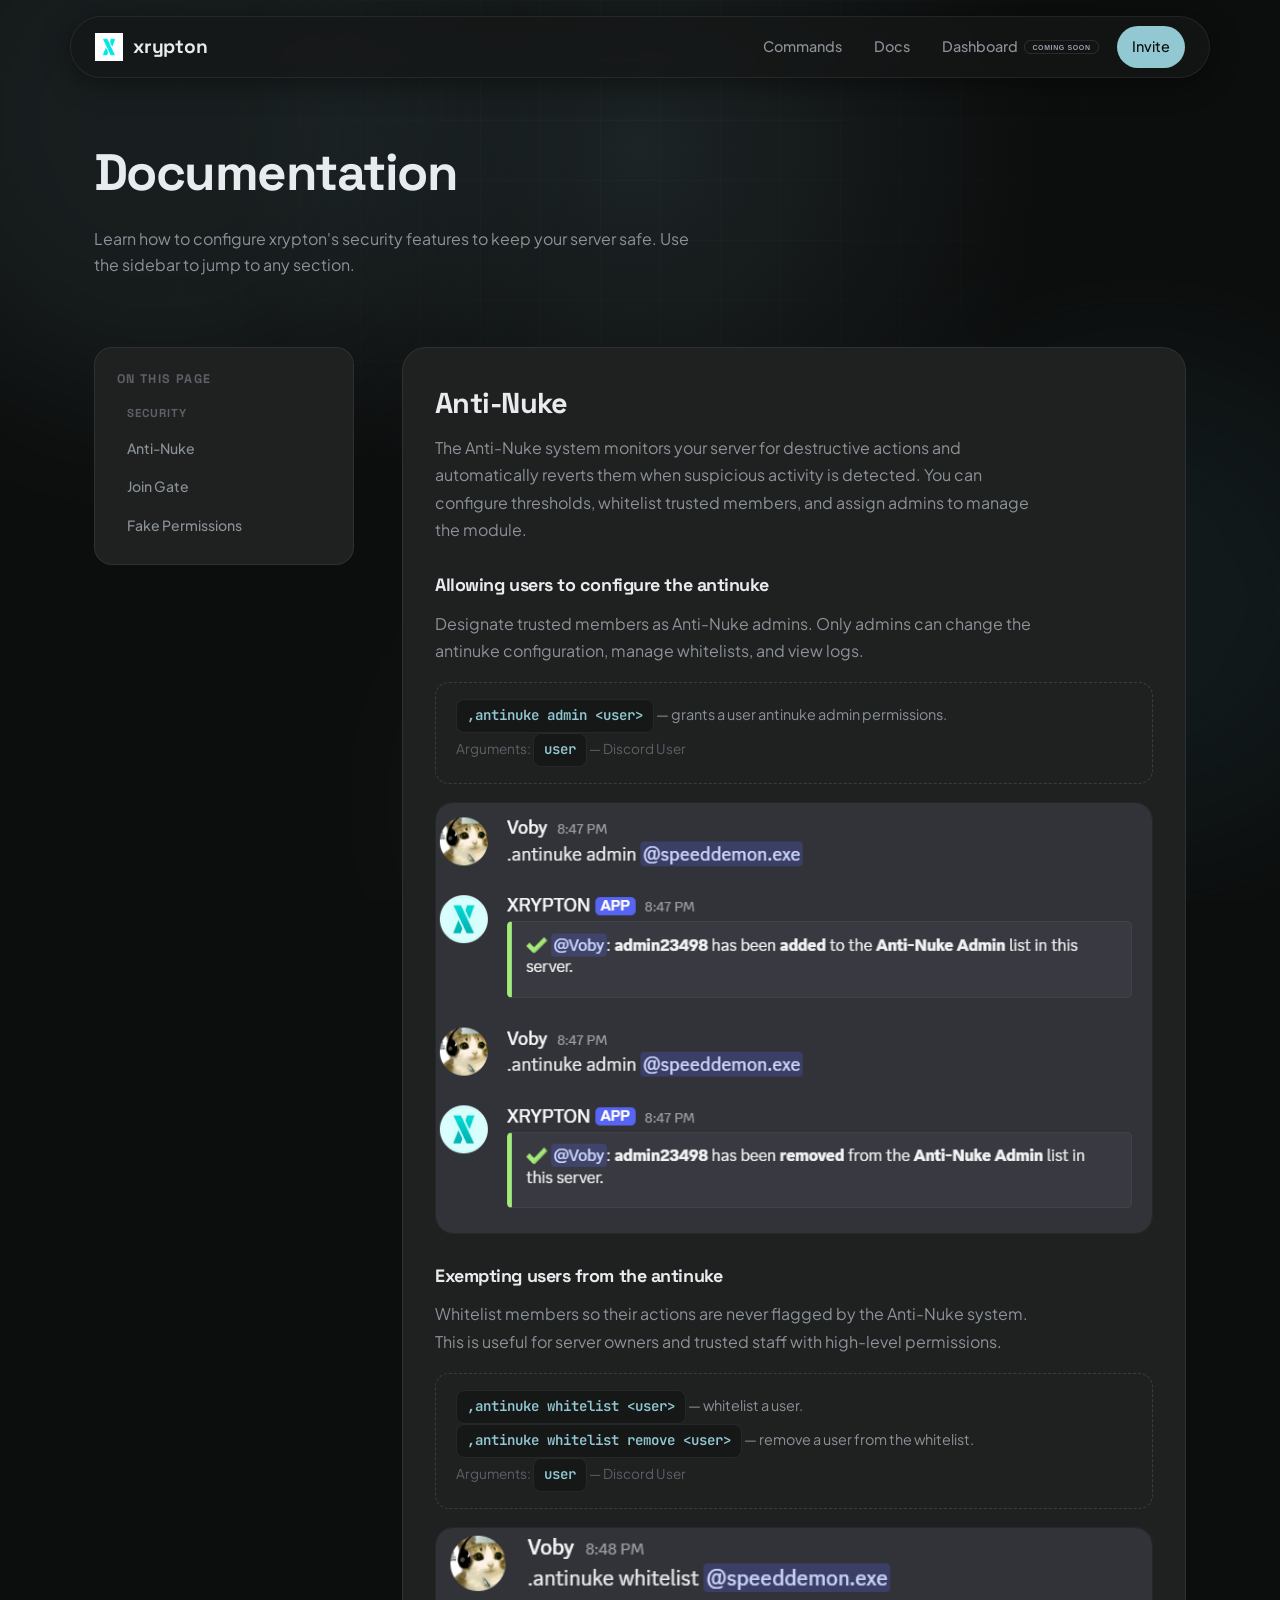
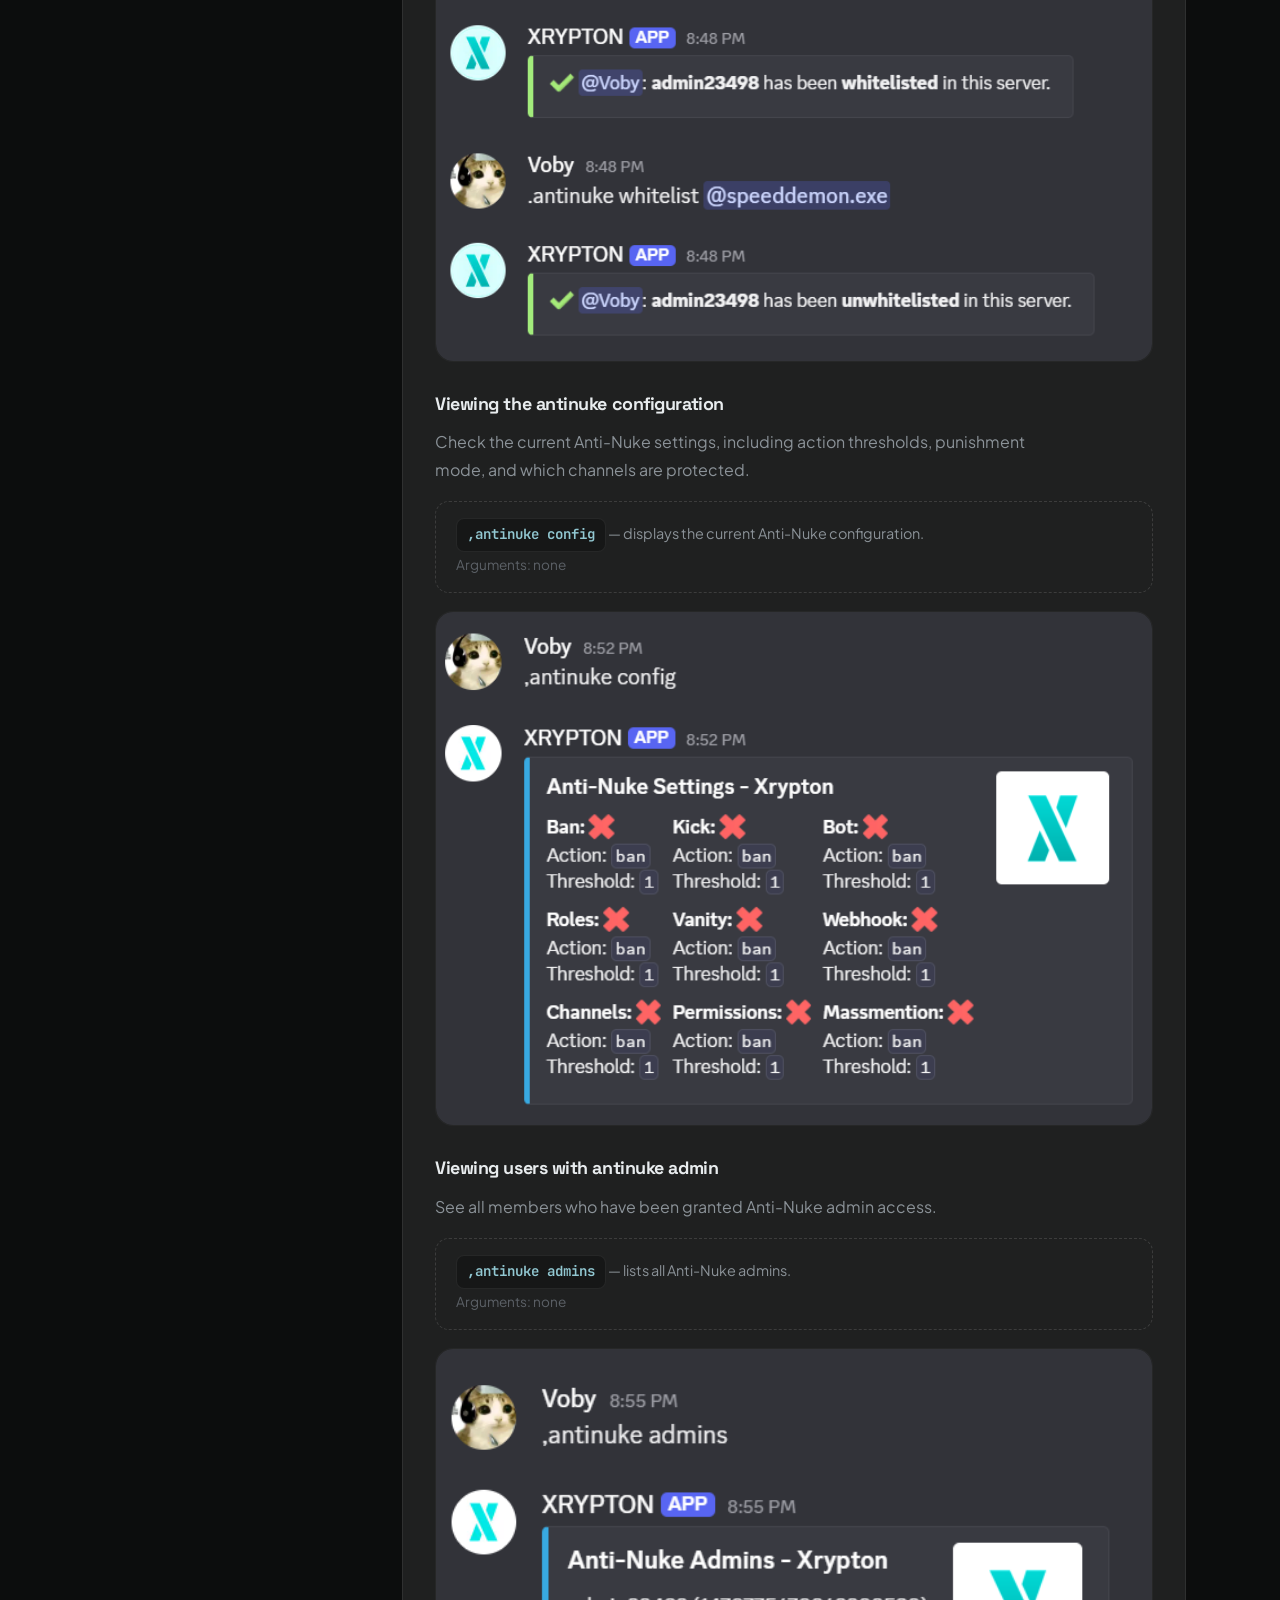
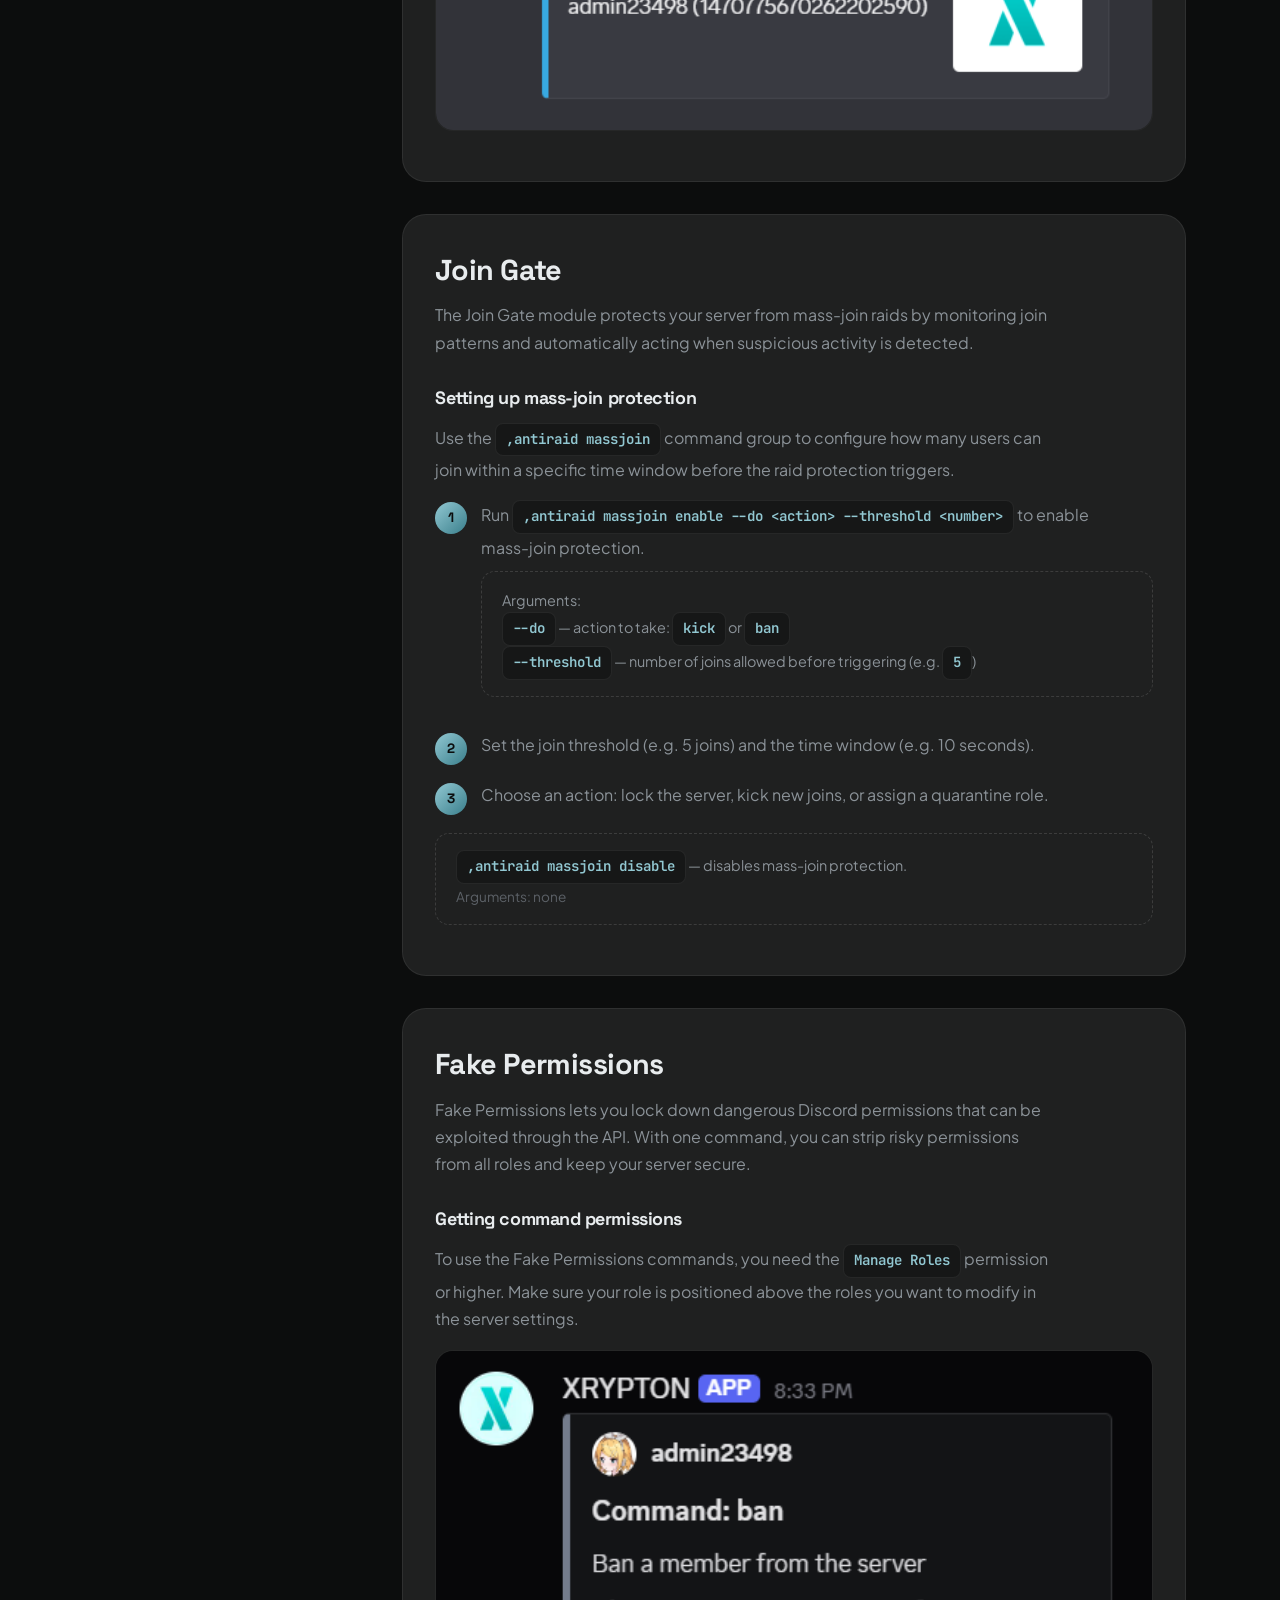
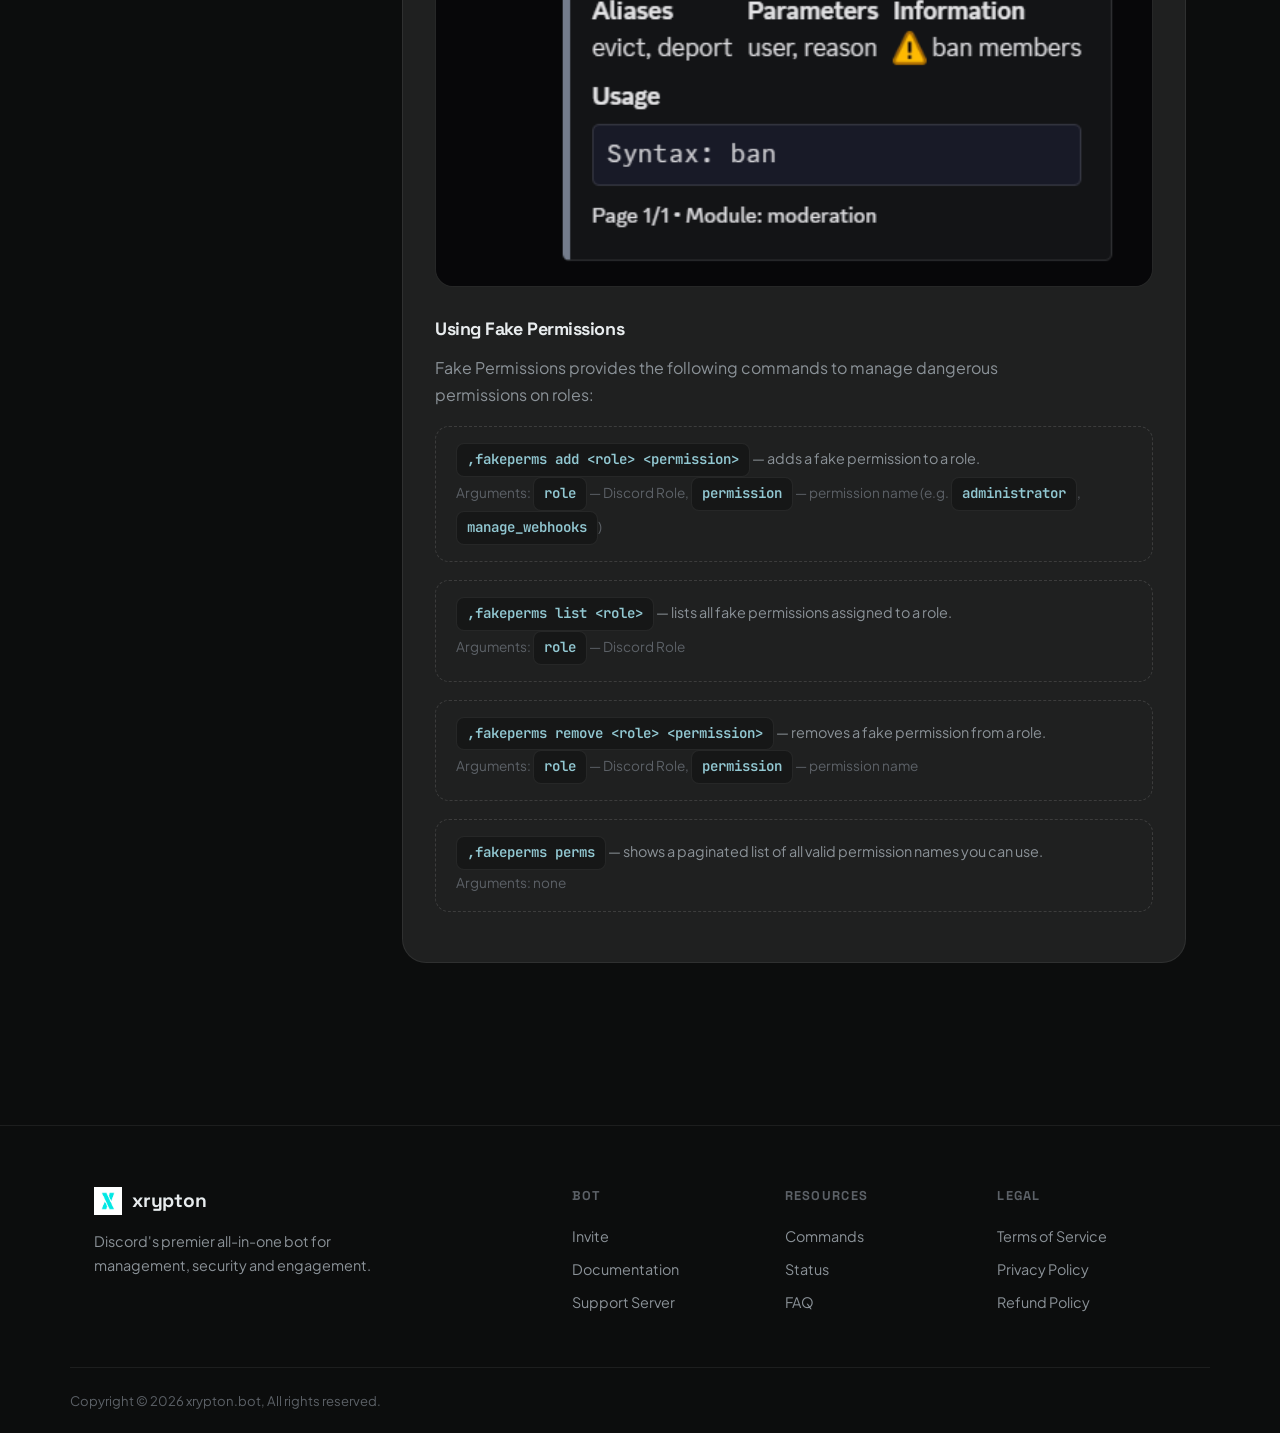
<file: docs.html>
<!DOCTYPE html>
<html lang="en">
<head>
  <meta charset="UTF-8" />
  <meta name="viewport" content="width=device-width, initial-scale=1.0" />
  <title>Docs — xrypton</title>
  <meta name="description" content="Learn how to configure xrypton's security features: Anti-Nuke, Join Gate, Fake Permissions and more." />
  <meta name="theme-color" content="#0c0d0d" />
  <link rel="preconnect" href="https://fonts.googleapis.com" />
  <link rel="preconnect" href="https://fonts.gstatic.com" crossorigin />
  <link href="https://fonts.googleapis.com/css2?family=JetBrains+Mono:wght@400;700&family=Plus+Jakarta+Sans:wght@400;500;600;700;800&family=Space+Grotesk:wght@400;500;600;700&display=swap" rel="stylesheet" />
  <link rel="stylesheet" href="assets/css/style.css" />
  <link rel="icon" href="assets/svg/logo.png" type="image/svg+xml" />
</head>
<body>
  <div class="ambient" aria-hidden="true">
    <span class="blob blob-1"></span>
    <span class="blob blob-2"></span>
    <span class="blob blob-3"></span>
    <div class="grid-overlay"></div>
  </div>

  <header class="nav" id="nav">
    <div class="container nav-inner">
      <a href="/" class="brand" aria-label="xrypton home">
        <img src="assets/svg/logo.png" alt="" class="brand-mark" />
        <span class="brand-name">xrypton</span>
      </a>
      <nav class="nav-links" id="navLinks">
        <a href="/commands.html">Commands</a>
        <a href="/docs.html">Docs</a>
        <a href="/" class="nav-dashboard">
          Dashboard
          <img src="assets/svg/coming-soon.svg" alt="Coming Soon" class="badge-soon" />
        </a>
        <a href="https://discord.gg/xrypton" class="btn btn-invite nav-cta">Invite</a>
      </nav>
      <button class="nav-toggle" id="navToggle" aria-label="Toggle menu">
        <span></span><span></span><span></span>
      </button>
    </div>
  </header>

  <main>
    <section class="subhero">
      <div class="container">
        <h1>Documentation</h1>
        <p>Learn how to configure xrypton's security features to keep your server safe. Use the sidebar to jump to any section.</p>

        <div class="docs">
          <div class="docs-layout">
            <aside class="docs-sidebar">
              <nav class="docs-toc">
                <h4>On this page</h4>
                <div class="toc-group">
                  <div class="toc-label">Security</div>
                  <ul>
                    <li><a href="#antinuke">Anti-Nuke</a></li>
                    <li><a href="#join-gate">Join Gate</a></li>
                    <li><a href="#fake-permissions">Fake Permissions</a></li>
                  </ul>
                </div>
              </nav>
            </aside>

            <div class="docs-content">
              <article class="doc-section" id="antinuke">
                <h2>Anti-Nuke</h2>
                <p>The Anti-Nuke system monitors your server for destructive actions and automatically reverts them when suspicious activity is detected. You can configure thresholds, whitelist trusted members, and assign admins to manage the module.</p>

                <h3>Allowing users to configure the antinuke</h3>
                <p>Designate trusted members as Anti-Nuke admins. Only admins can change the antinuke configuration, manage whitelists, and view logs.</p>
                <div class="doc-notice">
                  <span class="doc-cmd">,antinuke admin &lt;user&gt;</span> — grants a user antinuke admin permissions.<br />
                  <span style="color:var(--muted-2);font-size:.85rem">Arguments: <span class="doc-cmd">user</span> — Discord User</span>
                </div>
                <img src="images/anadmin.png" alt="Adding an antinuke admin" class="doc-img" />

                <h3>Exempting users from the antinuke</h3>
                <p>Whitelist members so their actions are never flagged by the Anti-Nuke system. This is useful for server owners and trusted staff with high-level permissions.</p>
                <div class="doc-notice">
                  <span class="doc-cmd">,antinuke whitelist &lt;user&gt;</span> — whitelist a user.<br />
                  <span class="doc-cmd">,antinuke whitelist remove &lt;user&gt;</span> — remove a user from the whitelist.<br />
                  <span style="color:var(--muted-2);font-size:.85rem">Arguments: <span class="doc-cmd">user</span> — Discord User</span>
                </div>
                <img src="images/anwhitelist.png" alt="Managing antinuke whitelist" class="doc-img" />

                <h3>Viewing the antinuke configuration</h3>
                <p>Check the current Anti-Nuke settings, including action thresholds, punishment mode, and which channels are protected.</p>
                <div class="doc-notice">
                  <span class="doc-cmd">,antinuke config</span> — displays the current Anti-Nuke configuration.<br />
                  <span style="color:var(--muted-2);font-size:.85rem">Arguments: none</span>
                </div>
                <img src="images/anconfig.png" alt="Viewing antinuke configuration" class="doc-img" />

                <h3>Viewing users with antinuke admin</h3>
                <p>See all members who have been granted Anti-Nuke admin access.</p>
                <div class="doc-notice">
                  <span class="doc-cmd">,antinuke admins</span> — lists all Anti-Nuke admins.<br />
                  <span style="color:var(--muted-2);font-size:.85rem">Arguments: none</span>
                </div>
                <img src="images/anadmins.png" alt="Viewing antinuke admins" class="doc-img" />
              </article>

              <article class="doc-section" id="join-gate">
                <h2>Join Gate</h2>
                <p>The Join Gate module protects your server from mass-join raids by monitoring join patterns and automatically acting when suspicious activity is detected.</p>

                <h3>Setting up mass-join protection</h3>
                <p>Use the <span class="doc-cmd">,antiraid massjoin</span> command group to configure how many users can join within a specific time window before the raid protection triggers.</p>
                <div class="doc-step">
                  <div class="doc-step-num">1</div>
                  <div class="doc-step-body">
                    <p>Run <span class="doc-cmd">,antiraid massjoin enable --do &lt;action&gt; --threshold &lt;number&gt;</span> to enable mass-join protection.</p>
                    <div class="doc-notice" style="margin-top:10px">
                      Arguments:<br />
                      <span class="doc-cmd">--do</span> — action to take: <span class="doc-cmd">kick</span> or <span class="doc-cmd">ban</span><br />
                      <span class="doc-cmd">--threshold</span> — number of joins allowed before triggering (e.g. <span class="doc-cmd">5</span>)
                    </div>
                  </div>
                </div>
                <div class="doc-step">
                  <div class="doc-step-num">2</div>
                  <div class="doc-step-body">
                    <p>Set the join threshold (e.g. 5 joins) and the time window (e.g. 10 seconds).</p>
                  </div>
                </div>
                <div class="doc-step">
                  <div class="doc-step-num">3</div>
                  <div class="doc-step-body">
                    <p>Choose an action: lock the server, kick new joins, or assign a quarantine role.</p>
                  </div>
                </div>
                <div class="doc-notice">
                  <span class="doc-cmd">,antiraid massjoin disable</span> — disables mass-join protection.<br />
                  <span style="color:var(--muted-2);font-size:.85rem">Arguments: none</span>
                </div>
              </article>

              <article class="doc-section" id="fake-permissions">
                <h2>Fake Permissions</h2>
                <p>Fake Permissions lets you lock down dangerous Discord permissions that can be exploited through the API. With one command, you can strip risky permissions from all roles and keep your server secure.</p>

                <h3>Getting command permissions</h3>
                <p>To use the Fake Permissions commands, you need the <span class="doc-cmd">Manage Roles</span> permission or higher. Make sure your role is positioned above the roles you want to modify in the server settings.</p>
                <img src="images/fakeperms.png" alt="Getting command permissions for Fake Permissions" class="doc-img" />

                <h3>Using Fake Permissions</h3>
                <p>Fake Permissions provides the following commands to manage dangerous permissions on roles:</p>
                <div class="doc-notice">
                  <span class="doc-cmd">,fakeperms add &lt;role&gt; &lt;permission&gt;</span> — adds a fake permission to a role.<br />
                  <span style="color:var(--muted-2);font-size:.85rem">Arguments: <span class="doc-cmd">role</span> — Discord Role, <span class="doc-cmd">permission</span> — permission name (e.g. <span class="doc-cmd">administrator</span>, <span class="doc-cmd">manage_webhooks</span>)</span>
                </div>
                <div class="doc-notice">
                  <span class="doc-cmd">,fakeperms list &lt;role&gt;</span> — lists all fake permissions assigned to a role.<br />
                  <span style="color:var(--muted-2);font-size:.85rem">Arguments: <span class="doc-cmd">role</span> — Discord Role</span>
                </div>
                <div class="doc-notice">
                  <span class="doc-cmd">,fakeperms remove &lt;role&gt; &lt;permission&gt;</span> — removes a fake permission from a role.<br />
                  <span style="color:var(--muted-2);font-size:.85rem">Arguments: <span class="doc-cmd">role</span> — Discord Role, <span class="doc-cmd">permission</span> — permission name</span>
                </div>
                <div class="doc-notice">
                  <span class="doc-cmd">,fakeperms perms</span> — shows a paginated list of all valid permission names you can use.<br />
                  <span style="color:var(--muted-2);font-size:.85rem">Arguments: none</span>
                </div>
              </article>
            </div>
          </div>
        </div>
      </div>
    </section>
  </main>

  <footer class="footer">
    <div class="container footer-inner">
      <div class="footer-brand">
        <a href="/" class="brand">
          <img src="assets/svg/logo.png" alt="" class="brand-mark" />
          <span class="brand-name">xrypton</span>
        </a>
        <p>Discord's premier all-in-one bot for management, security and engagement.</p>
      </div>
      <div class="footer-cols">
        <div class="footer-col">
          <h5>Bot</h5>
          <a href="https://discord.com/oauth2/authorize?client_id=000000000000000000&permissions=8&scope=bot%20applications.commands">Invite</a>
          <a href="/docs">Documentation</a>
          <a href="https://discord.gg/xrypton">Support Server</a>
        </div>
        <div class="footer-col">
          <h5>Resources</h5>
          <a href="/commands">Commands</a>
          <a href="/status">Status</a>
          <a href="/faq">FAQ</a>
        </div>
        <div class="footer-col">
          <h5>Legal</h5>
          <a href="/terms">Terms of Service</a>
          <a href="/privacy">Privacy Policy</a>
          <a href="/refunds">Refund Policy</a>
        </div>
      </div>
    </div>
    <div class="container footer-bottom">
      <span>Copyright &copy; 2026 xrypton.bot, All rights reserved.</span>
    </div>
  </footer>

  <script src="assets/js/main.js"></script>
</body>
</html>
</file>
<file: assets/css/style.css>
/* ============================================================
   xrypton — dark atmospheric design system
   Palette: #0c0d0d · #161717 · #1f2020
   Accents:  #92c8d2 · #b2ccd5
   Fonts: Plus Jakarta Sans · Space Grotesk · JetBrains Mono
   ============================================================ */

/* ─── design tokens ─── */
:root {
  /* surfaces */
  --bg:       #0c0d0d;
  --bg-2:     #161717;
  --bg-3:     #1f2020;
  /* accent (muted teal/cyan) */
  --accent:   #92c8d2;
  --accent-2: #b2ccd5;
  --accent-3: #3a7f8c;
  /* danger */
  --danger:   #ff4d5a;
  /* neutrals */
  --text:     #e8ecee;
  --muted:    #8b9298;
  --muted-2:  #5c6167;
  --border:   rgba(255,255,255,0.07);
  --border-2: rgba(255,255,255,0.13);
  /* rgb channels (for rgba() in shadows & glows) */
  --r: 146; --g: 200; --b: 210;
  /* dimensions */
  --radius:   18px;
  --radius-lg:24px;
  --maxw:     1140px;
  /* motion */
  --ease: cubic-bezier(0.22,1,0.36,1);
  --dur:  0.55s;
}

/* ─── reset ─── */
*,*::before,*::after { box-sizing:border-box; margin:0; padding:0; }
html { scroll-behavior:smooth; }

body {
  font-family: "Plus Jakarta Sans","Inter",system-ui,sans-serif;
  background: var(--bg);
  color: var(--text);
  line-height: 1.6;
  -webkit-font-smoothing: antialiased;
  overflow-x: hidden;
}

/* font-family tokens */
h1,h2,h3,h4,.hero-title,.section-head h2 {
  font-family: "Space Grotesk","Plus Jakarta Sans",sans-serif;
  letter-spacing: -0.025em;
}
code, .terminal, .cmd .name, .doc-cmd {
  font-family: "JetBrains Mono",ui-monospace,monospace;
}

a { color: inherit; text-decoration: none; }
img,svg { display: block; max-width: 100%; }

/* ─── layout ─── */
.container {
  width: 100%;
  max-width: var(--maxw);
  margin: 0 auto;
  padding: 0 24px;
}

/* ─── ambient radial glow background ─── */
.ambient {
  position: fixed;
  inset: 0;
  z-index: -1;
  overflow: hidden;
  background: var(--bg);
}
.ambient::before {
  content:"";
  position: absolute;
  width: 900px; height: 900px;
  top: -300px; left: 50%;
  transform: translateX(-50%);
  background: radial-gradient(circle, rgba(var(--r),var(--g),var(--b),.12) 0%, transparent 65%);
  pointer-events: none;
}
.blob {
  position: absolute;
  border-radius: 50%;
  filter: blur(90px);
  opacity: .42;
  animation: blobfloat 20s var(--ease) infinite alternate;
  pointer-events: none;
}
.blob-1 {
  width: 560px; height: 560px;
  background: rgba(var(--r),var(--g),var(--b),.22);
  top: -160px; left: -120px;
}
.blob-2 {
  width: 480px; height: 480px;
  background: rgba(58,127,140,.28);
  top: 40%; right: -100px;
  animation-delay: -7s;
}
.blob-3 {
  width: 440px; height: 440px;
  background: rgba(var(--r),var(--g),var(--b),.18);
  bottom: -120px; left: 35%;
  animation-delay: -13s;
}
.grid-overlay {
  position: absolute; inset: 0;
  background-image:
    linear-gradient(rgba(255,255,255,.018) 1px, transparent 1px),
    linear-gradient(90deg, rgba(255,255,255,.018) 1px, transparent 1px);
  background-size: 60px 60px;
  mask-image: radial-gradient(circle at 50% 20%, black, transparent 72%);
}
@keyframes blobfloat {
  to { transform: translate3d(36px,-28px,0) scale(1.06); }
}

/* ═══════════════════════════════════════════
   NAVBAR — frosted-glass pill shape
   ═══════════════════════════════════════════ */
.nav {
  position: sticky;
  top: 16px;
  z-index: 100;
  padding: 0 24px;
}
.nav-inner {
  max-width: var(--maxw);
  margin: 0 auto;
  display: flex;
  align-items: center;
  justify-content: space-between;
  height: 62px;
  padding: 0 24px;
  background: rgba(22,23,23,.72);
  backdrop-filter: blur(7.5px);
  -webkit-backdrop-filter: blur(7.5px);
  border: 1px solid var(--border);
  border-radius: 999px;
  box-shadow: 0 4px 30px rgba(0,0,0,.45);
  transition: box-shadow .3s, border-color .3s;
}
.nav.scrolled .nav-inner {
  box-shadow: 0 4px 36px rgba(var(--r),var(--g),var(--b),.08), 0 4px 30px rgba(0,0,0,.55);
  border-color: rgba(var(--r),var(--g),var(--b),.12);
}

/* brand */
.brand {
  display: flex;
  align-items: center;
  gap: 10px;
  font-family: "Space Grotesk","Plus Jakarta Sans",sans-serif;
  font-weight: 700;
  font-size: 1.2rem;
}
.brand-mark { width: 28px; height: 28px; }
.brand-name { letter-spacing: -.01em; }

/* nav links */
.nav-links { display: flex; align-items: center; gap: 4px; }
.nav-links > a {
  color: var(--muted);
  font-size: .9rem;
  font-weight: 500;
  padding: 8px 14px;
  border-radius: 999px;
  transition: color .2s, background .2s;
  white-space: nowrap;
}
.nav-links > a:hover { color: var(--text); background: rgba(255,255,255,.05); }
.nav-dashboard { display: inline-flex; align-items: center; gap: 6px; }
.badge-soon { height: 14px; }
.nav-cta { color: var(--bg) !important; }

/* hamburger */
.nav-toggle {
  display: none;
  flex-direction: column;
  gap: 5px;
  background: none;
  border: 0;
  cursor: pointer;
  padding: 6px;
}
.nav-toggle span {
  width: 22px; height: 2px;
  background: var(--text);
  border-radius: 2px;
  transition: transform .3s, opacity .3s;
}

/* ═══════════════════════════════════════════
   BUTTONS
   ═══════════════════════════════════════════ */
.btn {
  display: inline-flex;
  align-items: center;
  justify-content: center;
  gap: 8px;
  font-family: inherit;
  font-weight: 600;
  font-size: .95rem;
  padding: 10px 22px;
  border-radius: 999px;
  border: 1px solid transparent;
  cursor: pointer;
  white-space: nowrap;
  transition: transform .25s var(--ease), box-shadow .3s, background .2s, border-color .2s;
}
.btn:hover { transform: translateY(-2px); }
.btn-primary {
  background: linear-gradient(135deg, var(--accent), var(--accent-3));
  color: #0a0c0c;
  box-shadow: 0 8px 30px -10px rgba(var(--r),var(--g),var(--b),.55);
}
.btn-primary:hover {
  box-shadow: 0 14px 42px -10px rgba(var(--r),var(--g),var(--b),.72);
}
.btn-ghost {
  background: var(--bg-3);
  border-color: var(--border);
  color: var(--text);
}
.btn-ghost:hover {
  background: var(--bg-2);
  border-color: rgba(var(--r),var(--g),var(--b),.25);
}
.btn-invite {
  background: var(--accent);
  color: #0a0c0c;
  border-color: transparent;
  font-weight: 700;
}
.btn-invite:hover { box-shadow: 0 8px 26px -8px rgba(var(--r),var(--g),var(--b),.5); }
.btn-lg { padding: 15px 32px; font-size: 1.05rem; }

/* ═══════════════════════════════════════════
   ENTRANCE ANIMATION — fadeInUp
   ═══════════════════════════════════════════ */
.reveal {
  opacity: 0;
  transform: translateY(28px);
  transition: opacity .72s var(--ease), transform .72s var(--ease);
}
.reveal.in {
  opacity: 1;
  transform: translateY(0);
}

/* ═══════════════════════════════════════════
   EVENT PILL BANNER  (index.html only)
   ═══════════════════════════════════════════ */
.event-pill-banner { padding: 6px 0 42px; }
.event-pill-banner .container { display:flex; justify-content:center; }
.pill-event {
  display: inline-flex;
  align-items: center;
  gap: 10px;
  padding: 9px 20px;
  border-radius: 999px;
  background: rgba(var(--r),var(--g),var(--b),.07);
  border: 1px solid rgba(var(--r),var(--g),var(--b),.18);
  color: var(--accent);
  font-size: .88rem;
  font-weight: 500;
  cursor: pointer;
  transition: background .2s, border-color .2s, transform .2s;
  animation: pillPulse 3.5s ease-in-out infinite;
}
.pill-event:hover {
  background: rgba(var(--r),var(--g),var(--b),.14);
  border-color: rgba(var(--r),var(--g),var(--b),.35);
  transform: translateY(-1px);
}
.pill-event .ev-dot {
  width: 8px; height: 8px; border-radius: 50%;
  background: var(--accent);
  box-shadow: 0 0 8px var(--accent);
  animation: dotPulse 2s ease-in-out infinite;
}
.pill-event .ev-arrow { transition: transform .2s; }
.pill-event:hover .ev-arrow { transform: translateX(3px); }
@keyframes pillPulse {
  0%,100% { box-shadow: 0 0 0 0 rgba(var(--r),var(--g),var(--b),.22); }
  50%      { box-shadow: 0 0 0 10px rgba(var(--r),var(--g),var(--b),0); }
}
@keyframes dotPulse {
  0%,100% { opacity:1; transform:scale(1); }
  50%      { opacity:.55; transform:scale(.75); }
}

/* ═══════════════════════════════════════════
   HERO — split layout (CSS Grid: 2 columns)
   ═══════════════════════════════════════════ */
.hero { padding: 70px 0 50px; }
.hero-inner {
  display: grid;
  grid-template-columns: 1fr 1fr;
  gap: 64px;
  align-items: center;
}
.hero-pill {
  display: inline-flex;
  align-items: center;
  gap: 8px;
  padding: 7px 15px;
  border: 1px solid var(--border);
  background: var(--bg-3);
  border-radius: 999px;
  font-size: .84rem;
  color: var(--muted);
  margin-bottom: 22px;
  font-weight: 500;
  transition: border-color .2s, color .2s;
}
.hero-pill:hover { border-color: var(--border-2); color: var(--text); }
.hero-pill .pill-dot {
  width: 7px; height: 7px; border-radius: 50%;
  background: var(--accent);
  box-shadow: 0 0 8px var(--accent);
}
.hero-title {
  font-size: clamp(2.4rem,5.5vw,3.8rem);
  font-weight: 800;
  line-height: 1.06;
  margin-bottom: 18px;
}
.grad {
  background: linear-gradient(120deg, var(--accent) 0%, var(--accent-2) 55%, var(--accent-3) 100%);
  -webkit-background-clip: text;
  background-clip: text;
  -webkit-text-fill-color: transparent;
}
.hero-sub {
  color: var(--muted);
  font-size: clamp(.98rem,1.8vw,1.12rem);
  max-width: 460px;
  margin-bottom: 32px;
  line-height: 1.7;
}
.hero-actions { display:flex; gap:12px; flex-wrap:wrap; margin-bottom:44px; }

/* animated stat counters */
.hero-stats { display:flex; gap:36px; flex-wrap:wrap; }
.hero-stat { display:flex; flex-direction: column; }
.hero-stat strong {
  font-family: "Space Grotesk","Plus Jakarta Sans",sans-serif;
  font-size: 1.6rem;
  font-weight: 800;
  letter-spacing: -.02em;
  color: var(--text);
  line-height: 1;
  margin-bottom: 4px;
}
.hero-stat span { color:var(--muted-2); font-size:.82rem; }

/* Discord UI mock card */
.discord-mock {
  width: 100%;
  max-width: 420px;
  background: var(--bg-3);
  border: 1px solid var(--border-2);
  border-radius: var(--radius-lg);
  box-shadow: 0 30px 60px -20px rgba(0,0,0,.65), 0 0 0 1px rgba(var(--r),var(--g),var(--b),.06);
  overflow: hidden;
  animation: heroFloat 7s ease-in-out infinite;
}
@keyframes heroFloat {
  0%,100% { transform: translateY(0); }
  50%      { transform: translateY(-10px); }
}
.discord-mock-bar {
  display: flex;
  align-items: center;
  gap: 8px;
  padding: 12px 16px;
  background: rgba(255,255,255,.018);
  border-bottom: 1px solid var(--border);
}
.discord-dot { width:11px; height:11px; border-radius:50%; }
.discord-dot.dr { background:#ff5f57; } .discord-dot.dy { background:#febc2e; } .discord-dot.dg { background:#28c840; }
.discord-mock-bar-title {
  flex:1;
  text-align: center;
  font-size: .82rem;
  color: var(--muted);
  font-weight: 500;
}
.discord-mock-body { padding: 22px; }
.dm-row { display:flex; gap:12px; margin-bottom:18px; align-items:flex-start; }
.dm-avatar {
  width: 38px; height: 38px; border-radius: 50%;
  background: linear-gradient(135deg, var(--accent), var(--accent-3));
  display: flex; align-items: center; justify-content: center;
  font-weight: 800; font-size:.9rem; color:#0a0c0c; flex-shrink:0;
  font-family: "Space Grotesk","Plus Jakarta Sans",sans-serif;
}
.dm-bubble {
  background: var(--bg-2);
  border: 1px solid var(--border);
  border-radius: 18px 18px 18px 6px;
  padding: 12px 16px;
  flex:1;
}
.dm-bubble .dm-name { font-size:.78rem; color:var(--accent); font-weight:700; margin-bottom:4px; }
.dm-bubble .dm-text { font-size:.88rem; color:var(--muted); line-height:1.5; }
.dm-row.me { flex-direction:row-reverse; }
.dm-row.me .dm-bubble {
  border-radius: 18px 18px 6px 18px;
  background: rgba(var(--r),var(--g),var(--b),.07);
  border-color: rgba(var(--r),var(--g),var(--b),.14);
}
.dm-row.me .dm-bubble .dm-text { color: var(--text); }
.dm-input-bar {
  display: flex;
  gap: 10px;
  align-items: center;
  margin-top: 16px;
  padding: 10px 14px;
  background: var(--bg-2);
  border: 1px solid var(--border);
  border-radius: 12px;
}
.dm-input-text { flex:1; color:var(--muted-2); font-size:.82rem; }
.dm-input-badge {
  background: var(--accent);
  color: #0a0c0c;
  font-size:.7rem;
  font-weight: 800;
  padding: 2px 8px;
  border-radius: 999px;
  font-family: "Space Grotesk","Plus Jakarta Sans",sans-serif;
}

/* ═══════════════════════════════════════════
   STATS GRID — 3-column CSS Grid
   ═══════════════════════════════════════════ */
.stats-section { padding: 50px 0; }
.stats-grid {
  display: grid;
  grid-template-columns: repeat(3, 1fr);
  gap: 20px;
}
.stat-card {
  border: 1px solid var(--border);
  background: var(--bg-3);
  border-radius: var(--radius-lg);
  padding: 28px;
  text-align: center;
  transition: transform .3s var(--ease), border-color .3s, box-shadow .3s;
  position: relative;
  overflow: hidden;
  box-shadow: 0 12px 30px -16px rgba(0,0,0,.45);
}
.stat-card:hover {
  transform: translateY(-5px);
  border-color: rgba(var(--r),var(--g),var(--b),.28);
  box-shadow: 0 20px 50px -18px rgba(var(--r),var(--g),var(--b),.18), 0 30px 60px -22px rgba(0,0,0,.6);
}
.stat-card::before {
  content:"";
  position: absolute;
  inset: -1px;
  border-radius: inherit;
  padding: 1px;
  background: linear-gradient(135deg, rgba(var(--r),var(--g),var(--b),.28), transparent 55%);
  -webkit-mask: linear-gradient(#000 0 0) content-box, linear-gradient(#000 0 0);
  -webkit-mask-composite: xor;
  mask-composite: exclude;
  opacity: 0;
  pointer-events: none;
  transition: opacity .3s;
}
.stat-card:hover::before { opacity:1; }
.stat-value {
  font-family: "Space Grotesk","Plus Jakarta Sans",sans-serif;
  font-size: 2.6rem;
  font-weight: 800;
  letter-spacing: -.03em;
  color: var(--accent);
  line-height: 1;
  margin-bottom: 8px;
}
.stat-label { color: var(--muted); font-size:.9rem; }

/* ═══════════════════════════════════════════
   TERMINAL BLOCK — JetBrains Mono
   ═══════════════════════════════════════════ */
.terminal-section { padding: 50px 0; }
.terminal-block {
  background: #08090a;
  border: 1px solid var(--border-2);
  border-radius: var(--radius-lg);
  box-shadow: 0 30px 60px -25px rgba(0,0,0,.75), 0 0 0 1px rgba(var(--r),var(--g),var(--b),.05);
  overflow: hidden;
  max-width: 620px;
}
.terminal-bar {
  display: flex;
  align-items: center;
  gap: 8px;
  padding: 13px 18px;
  background: rgba(var(--r),var(--g),var(--b),.025);
  border-bottom: 1px solid var(--border);
}
.terminal-dot { width:11px; height:11px; border-radius:50%; background:rgba(255,255,255,.07); }
.terminal-bar-title {
  flex: 1;
  font-size:.78rem;
  color: var(--muted-2);
  font-weight: 500;
  letter-spacing:.02em;
}
.terminal-body {
  padding: 22px 24px;
  font-family: "JetBrains Mono",ui-monospace,monospace;
  font-size: .82rem;
  line-height: 1.85;
  overflow-x: auto;
}
.t-line { display:flex; gap:8px; margin-bottom:2px; align-items:flex-start; }
.t-line.wrapped { padding-left: 0; }
.t-prompt { color:var(--accent); user-select:none; flex-shrink:0; }
.t-cmd { color:var(--text); }
.t-out { color:var(--muted); }
.t-ok { background: rgba(var(--r),var(--g),var(--b),.05); }
.t-err { color: var(--danger); }
.t-warn { color: #e2a94a; }
.t-success { color: #4ade80; }

/* ═══════════════════════════════════════════
   SECTION STYLES
   ═══════════════════════════════════════════ */
.section { padding: 70px 0; }
.section-head { max-width: 660px; margin-bottom: 44px; }
.eyebrow {
  display: inline-block;
  color: var(--accent);
  font-family: "Space Grotesk","Plus Jakarta Sans",sans-serif;
  font-weight: 700;
  font-size: .8rem;
  letter-spacing: .14em;
  text-transform: uppercase;
  margin-bottom: 14px;
}
.section-head h2 {
  font-size: clamp(1.7rem,3.8vw,2.6rem);
  font-weight: 800;
  line-height: 1.1;
  margin-bottom: 14px;
}
.section-head p { color: var(--muted); font-size: 1.02rem; line-height: 1.65; }

/* ═══════════════════════════════════════════
   BENTO CARDS — 24px radius, 1px gradient border,
   0 30px 60px shadow, subtle hover lift
   ═══════════════════════════════════════════ */
.bento {
  display: grid;
  gap: 16px;
  grid-template-columns: repeat(4, 1fr);
  grid-auto-rows: minmax(180px,auto);
}

.card {
  grid-column: span 1;
  position: relative;
  border: 1px solid var(--border);
  background: var(--bg-3);
  border-radius: 24px;
  padding: 24px;
  overflow: hidden;
  display: flex;
  flex-direction: column;
  gap: 10px;
  transition:
    transform .3s var(--ease),
    border-color .3s,
    box-shadow .35s,
    background .3s;
  box-shadow: 0 14px 36px -18px rgba(0,0,0,.45);
}
.card:hover {
  transform: translateY(-5px);
  border-color: rgba(var(--r),var(--g),var(--b),.28);
  box-shadow:
    0 30px 60px -20px rgba(var(--r),var(--g),var(--b),.14),
    0 0 0 1px rgba(var(--r),var(--g),var(--b),.05);
}
/* 1px gradient border via pseudo-element */
.card::after {
  content:"";
  position: absolute;
  inset: -1px;
  border-radius: inherit;
  padding: 1px;
  background: linear-gradient(135deg, rgba(var(--r),var(--g),var(--b),.18), transparent 48%);
  -webkit-mask: linear-gradient(#000 0 0) content-box, linear-gradient(#000 0 0);
  -webkit-mask-composite: xor;
  mask-composite: exclude;
  opacity: 0;
  pointer-events: none;
  transition: opacity .3s;
}
.card:hover::after { opacity:1; }
.card-wide { grid-column: span 2; }
.card-tall { grid-row: span 2; }

/* icon tile */
.card-icon {
  width: 46px; height: 46px;
  display: grid; place-items: center;
  border-radius: 13px;
  background: rgba(var(--r),var(--g),var(--b),.07);
  border: 1px solid var(--border);
  font-size: 1.4rem;
}
.card h3 {
  font-family: "Space Grotesk","Plus Jakarta Sans",sans-serif;
  font-size: 1.12rem;
  font-weight: 700;
}
.card p { color: var(--muted); font-size: .9rem; line-height: 1.6; }

/* CTA card variant */
.card-cta {
  align-items: center !important;
  justify-content: center !important;
  flex-direction: row !important;
  background: linear-gradient(135deg, rgba(var(--r),var(--g),var(--b),.08), rgba(var(--r),var(--g),var(--b),.02));
  border-color: rgba(var(--r),var(--g),var(--b),.18) !important;
  cursor: pointer;
  font-weight: 600;
  font-size: .98rem;
  gap: 10px;
}
.card-cta svg { color: var(--accent); transition: transform .3s; }
.card-cta:hover svg { transform: translateX(5px); }

/* card art panels (pure CSS) */
.card-art {
  position: absolute;
  right: -28px; bottom: -28px;
  width: 170px; height: 130px;
  border-radius: 16px;
  opacity: .9;
  pointer-events: none;
}
.art-nuke {
  background:
    radial-gradient(circle at 30% 30%, rgba(var(--r),var(--g),var(--b),.55), transparent 55%),
    radial-gradient(circle at 70% 70%, rgba(58,127,140,.5), transparent 55%),
    rgba(255,255,255,.02);
  border: 1px solid var(--border);
  transform: rotate(-8deg);
}
.art-perms {
  background:
    repeating-linear-gradient(45deg, rgba(58,127,140,.22) 0 9px, transparent 9px 18px),
    rgba(255,255,255,.02);
  border: 1px solid var(--border);
}
.art-voice {
  background:
    radial-gradient(circle at 50% 0%, rgba(58,127,140,.6), transparent 60%),
    rgba(255,255,255,.02);
  border: 1px solid var(--border);
  width: 200px; height: 220px;
  right: -18px; bottom: -18px;
  border-radius: 20px;
}
.art-controls {
  background:
    linear-gradient(135deg, rgba(var(--r),var(--g),var(--b),.28), rgba(255,77,90,.25)),
    rgba(255,255,255,.02);
  border: 1px solid var(--border);
}
.art-snipe {
  background:
    radial-gradient(circle at 20% 80%, rgba(255,77,90,.5), transparent 55%),
    radial-gradient(circle at 80% 20%, rgba(var(--r),var(--g),var(--b),.42), transparent 55%),
    rgba(255,255,255,.02);
  border: 1px solid var(--border);
}

/* ─── feature grid (3-column on desktop) ─── */
.feature-grid {
  display: grid;
  grid-template-columns: repeat(3, 1fr);
  gap: 16px;
}
.feature {
  border: 1px solid var(--border);
  background: var(--bg-3);
  border-radius: 24px;
  padding: 24px;
  transition: transform .3s var(--ease), border-color .3s, background .3s, box-shadow .3s;
  box-shadow: 0 10px 28px -14px rgba(0,0,0,.4);
}
.feature:hover {
  transform: translateY(-5px);
  border-color: rgba(var(--r),var(--g),var(--b),.22);
  box-shadow: 0 24px 54px -18px rgba(var(--r),var(--g),var(--b),.12), 0 30px 60px -22px rgba(0,0,0,.55);
}
.feature-ic {
  font-size: 1.4rem;
  display: inline-grid;
  place-items: center;
  width: 46px; height: 46px;
  border-radius: 13px;
  background: rgba(var(--r),var(--g),var(--b),.07);
  border: 1px solid var(--border);
  margin-bottom: 14px;
}
.feature h4 {
  font-family: "Space Grotesk","Plus Jakarta Sans",sans-serif;
  font-size: 1rem;
  font-weight: 700;
  margin-bottom: 6px;
}
.feature p { color:var(--muted); font-size:.88rem; line-height:1.6; }

.center { display:flex; justify-content:center; padding-top:36px; }

/* ═══════════════════════════════════════════
   TESTIMONIALS
   ═══════════════════════════════════════════ */
.testimonials {
  display: grid;
  grid-template-columns: repeat(3, 1fr);
  gap: 18px;
}
.quote {
  border: 1px solid var(--border);
  background: var(--bg-3);
  border-radius: 24px;
  padding: 26px;
  display: flex;
  flex-direction: column;
  justify-content: space-between;
  gap: 22px;
  transition: transform .3s var(--ease), border-color .3s, box-shadow .3s;
  box-shadow: 0 10px 28px -14px rgba(0,0,0,.42);
}
.quote:hover {
  transform: translateY(-4px);
  border-color: rgba(var(--r),var(--g),var(--b),.2);
  box-shadow: 0 24px 52px -18px rgba(var(--r),var(--g),var(--b),.1), 0 30px 60px -22px rgba(0,0,0,.55);
}
.quote blockquote {
  font-size: 1rem;
  color: var(--text);
  line-height: 1.6;
}
.quote figcaption { display:flex; align-items: center; gap: 12px; }
.avatar {
  width: 42px; height: 42px; border-radius: 50%;
  display: grid; place-items: center;
  font-weight: 800; color:#0a0c0c;
  background: var(--c,var(--accent));
  flex-shrink: 0;
  font-family: "Space Grotesk","Plus Jakarta Sans",sans-serif;
}
.quote figcaption div { display:flex; flex-direction:column; line-height:1.25; }
.quote figcaption strong { font-size:.92rem; }
.quote figcaption span { font-size:.8rem; color:var(--muted-2); }

/* ═══════════════════════════════════════════
   CTA SECTION
   ═══════════════════════════════════════════ */
.cta { position: relative; text-align: center; border-radius: var(--radius-lg); padding: 70px 30px; overflow: hidden; background: var(--bg-3); border: 1px solid var(--border); }
.cta-glow {
  position: absolute;
  top: -55%; left: 50%;
  transform: translateX(-50%);
  width: 600px; height: 600px;
  background: radial-gradient(circle, rgba(var(--r),var(--g),var(--b),.16), transparent 60%);
  filter: blur(50px);
  pointer-events: none;
}
.cta > * { position: relative; z-index: 1; }
.cta h2 { font-size: clamp(1.7rem,4vw,2.5rem); font-weight: 800; letter-spacing: -.02em; margin-bottom: 10px; }
.cta p { color: var(--muted); margin-bottom: 28px; }

/* ═══════════════════════════════════════════
   RED-DANGER WARNING SECTION
   ═══════════════════════════════════════════ */
.danger-section { padding: 60px 0; }
.danger-card {
  background: rgba(255,77,90,.055);
  border: 1px solid rgba(255,77,90,.22);
  border-radius: 24px;
  padding: 40px 36px;
  box-shadow:
    0 30px 60px -28px rgba(255,77,90,.13),
    0 4px 20px rgba(0,0,0,.35);
  position: relative;
  overflow: hidden;
}
.danger-card::before {
  content:"";
  position: absolute;
  top: 0; left: 0; right: 0; height: 2px;
  background: linear-gradient(90deg, transparent, var(--danger), transparent);
  opacity: .55;
}
.danger-card-inner {
  display: flex;
  align-items: flex-start;
  gap: 22px;
}
.danger-icon {
  font-size: 2rem;
  flex-shrink: 0;
  animation: dangerPulse 2.2s ease-in-out infinite;
}
@keyframes dangerPulse {
  0%,100% { opacity:1; transform:scale(1); }
  50%      { opacity:.65; transform:scale(1.1); }
}
.danger-title {
  font-family: "Space Grotesk","Plus Jakarta Sans",sans-serif;
  font-size: 1.5rem;
  font-weight: 800;
  color: #ff6b78;
  margin-bottom: 10px;
  letter-spacing: -.02em;
}
.danger-text { color: var(--muted); font-size:.96rem; line-height:1.7; }
.danger-list {
  display: grid;
  grid-template-columns: repeat(3,1fr);
  gap: 12px;
  margin-top: 22px;
}
.danger-item {
  border: 1px solid rgba(255,77,90,.14);
  background: rgba(255,77,90,.04);
  border-radius: 14px;
  padding: 14px 16px;
  font-size:.88rem;
  color: var(--muted);
}
.danger-item strong {
  display:block;
  color:#ff8a95;
  margin-bottom:3px;
  font-size:.9rem;
}

/* ═══════════════════════════════════════════
   MARQUEE
   ═══════════════════════════════════════════ */
.marquee { padding: 30px 0 70px; }
.marquee-head { text-align: center; margin-bottom: 28px; }
.marquee-head p {
  color: var(--muted-2);
  font-size: .85rem;
  letter-spacing: .1em;
  text-transform: uppercase;
}
.marquee-track {
  display: flex;
  gap: 16px;
  width: max-content;
  animation: marqueeScroll 44s linear infinite;
  mask-image: linear-gradient(90deg, transparent, black 8%, black 92%, transparent);
}
.marquee:hover .marquee-track { animation-play-state: paused; }
.marquee-group { display:flex; gap:16px; }
.chip {
  display: flex;
  align-items: center;
  gap: 12px;
  padding: 11px 16px;
  border: 1px solid var(--border);
  background: var(--bg-3);
  border-radius: 14px;
  min-width: 224px;
  box-shadow: 0 4px 18px -8px rgba(0,0,0,.4);
}
.chip .ic {
  width: 36px; height: 36px; border-radius: 10px;
  display: grid; place-items: center;
  font-weight:800; font-size:.92rem; color:var(--bg);
  flex-shrink: 0;
}
.chip .ic.ic-img { padding: 0; object-fit: cover; background: var(--bg-3); }
.chip .meta { display:flex; flex-direction:column; line-height:1.2; overflow:hidden; }
.chip .meta b { font-size:.9rem; font-weight:600; white-space:nowrap; overflow:hidden; text-overflow:ellipsis; }
.chip .meta span { font-size:.75rem; color:var(--muted-2); }
@keyframes marqueeScroll { to { transform: translateX(-50%); } }

/* ═══════════════════════════════════════════
   FOOTER
   ═══════════════════════════════════════════ */
.footer { border-top: 1px solid var(--border); margin-top: 60px; padding-top: 60px; }
.footer-inner {
  display: grid;
  grid-template-columns: 1.4fr 2fr;
  gap: 48px;
  padding-bottom: 48px;
}
.footer-brand p { color: var(--muted); margin-top: 14px; max-width: 300px; font-size: .9rem; }
.footer-cols { display: grid; grid-template-columns: repeat(3,1fr); gap: 24px; }
.footer-col h5 {
  font-family: "Space Grotesk","Plus Jakarta Sans",sans-serif;
  font-size: .8rem;
  text-transform: uppercase;
  letter-spacing: .1em;
  color: var(--muted-2);
  margin-bottom: 14px;
}
.footer-col a {
  display: block;
  color: var(--muted);
  font-size: .9rem;
  padding: 5px 0;
  transition: color .2s;
}
.footer-col a:hover { color: var(--text); }
.footer-bottom {
  border-top: 1px solid var(--border);
  padding: 22px 0;
  color: var(--muted-2);
  font-size: .82rem;
}

/* ═══════════════════════════════════════════
   SUBPAGES: COMMANDS + DOCS
   ═══════════════════════════════════════════ */
.subhero { padding: 70px 0 30px; }
.subhero h1 {
  font-family: "Space Grotesk","Plus Jakarta Sans",sans-serif;
  font-size: clamp(2.1rem,5vw,3.2rem);
  font-weight: 800;
  letter-spacing: -.03em;
  margin-bottom: 12px;
}
.subhero p { color: var(--muted); max-width: 620px; }

/* notice */
.notice {
  border: 1px dashed var(--border-2);
  background: var(--bg-3);
  border-radius: 14px;
  padding: 16px 20px;
  color: var(--muted);
  font-size: .9rem;
  margin: 18px 0 28px;
  line-height: 1.7;
}
.notice code {
  color: var(--accent);
  font-family: "JetBrains Mono",ui-monospace,monospace;
  font-size: .88rem;
}

/* search */
.search { margin: 0 0 40px; display:flex; gap:10px; }
.search input {
  flex: 1;
  background: var(--bg-3);
  border: 1px solid var(--border);
  border-radius: 12px;
  padding: 13px 18px;
  color: var(--text);
  font-size: .95rem;
  font-family: inherit;
  outline: none;
  transition: border-color .2s, box-shadow .2s;
}
.search input:focus { border-color: var(--accent); box-shadow: 0 0 0 3px rgba(var(--r),var(--g),var(--b),.1); }
.search input::placeholder { color: var(--muted-2); }

/* command groups */
.cmd-group { margin-bottom: 40px; }
.cmd-group h3 {
  font-family: "Space Grotesk","Plus Jakarta Sans",sans-serif;
  font-size: 1.3rem;
  font-weight: 800;
  margin-bottom: 18px;
  display: flex;
  align-items: center;
  gap: 10px;
}
.cmd-group h3 .tag {
  font-size: .72rem;
  color: var(--muted-2);
  font-weight: 600;
  background: var(--bg-3);
  border: 1px solid var(--border);
  padding: 3px 10px;
  border-radius: 999px;
}
.cmd-list {
  display: grid;
  grid-template-columns: repeat(2, 1fr);
  gap: 14px;
}
.cmd {
  border: 1px solid var(--border);
  background: var(--bg-3);
  border-radius: 14px;
  padding: 16px 18px;
  transition: border-color .2s, transform .2s var(--ease), box-shadow .2s;
  cursor: pointer;
}
.cmd:hover {
  border-color: rgba(var(--r),var(--g),var(--b),.25);
  transform: translateY(-2px);
  box-shadow: 0 10px 28px -12px rgba(var(--r),var(--g),var(--b),.1);
}
.cmd .name {
  color: var(--accent);
  font-weight: 600;
  font-size: .95rem;
  font-family: "JetBrains Mono",ui-monospace,monospace;
}
.cmd .desc { color: var(--muted); font-size: .88rem; margin-top: 4px; }
.no-results { color: var(--muted); padding: 30px 0; display: none; }

/* modal */
.modal-overlay {
  position: fixed; inset: 0; z-index: 200;
  display: flex; align-items: center; justify-content: center;
  background: rgba(12,13,13,.78);
  backdrop-filter: blur(10px);
  -webkit-backdrop-filter: blur(10px);
  padding: 24px;
}
.modal {
  width: 100%; max-width: 520px; max-height: 90vh; overflow-y: auto;
  background: var(--bg-2);
  border: 1px solid var(--border-2);
  border-radius: var(--radius-lg);
  padding: 24px;
  box-shadow: 0 30px 80px -20px rgba(0,0,0,.7), 0 0 0 1px rgba(var(--r),var(--g),var(--b),.05);
}
.modal-head {
  display: flex; align-items: center; justify-content: space-between;
  margin-bottom: 16px;
}
.modal-head h3 {
  font-family: "Space Grotesk","Plus Jakarta Sans",sans-serif;
  font-size: 1.25rem;
  font-weight: 800;
}
.modal-close {
  background: none; border: 0; color: var(--muted);
  font-size: 1.8rem; line-height: 1; cursor: pointer;
  padding: 4px 8px; transition: color .2s;
}
.modal-close:hover { color: var(--text); }
.modal-desc { color: var(--muted); font-size:.95rem; margin-bottom:20px; }
.modal-section h4 {
  font-family: "Space Grotesk","Plus Jakarta Sans",sans-serif;
  font-size: .8rem;
  text-transform: uppercase;
  letter-spacing: .1em;
  color: var(--muted-2);
  margin-bottom: 12px;
}
.modal-args { display: flex; flex-direction: column; gap: 0; }

/* arg table */
.arg-table {
  border: 1px solid var(--border);
  border-radius: 14px;
  overflow: hidden;
}
.arg-row {
  display: grid;
  grid-template-columns: 1fr auto auto;
  gap: 14px;
  align-items: center;
  padding: 12px 14px;
  border-bottom: 1px solid var(--border);
  font-size: .9rem;
}
.arg-row:last-child { border-bottom: 0; }
.arg-name {
  font-family: "JetBrains Mono",ui-monospace,monospace;
  color: var(--accent);
  font-weight: 600;
  font-size: .88rem;
}
.arg-type { color: var(--muted-2); font-size: .8rem; }
.arg-req {
  font-size: .7rem;
  font-weight: 700;
  text-transform: uppercase;
  letter-spacing: .06em;
  padding: 4px 10px;
  border-radius: 999px;
  border: 1px solid var(--border);
  white-space: nowrap;
}
.req-yes {
  color: var(--danger);
  border-color: rgba(255,77,90,.28);
  background: rgba(255,77,90,.08);
}
.req-no {
  color: var(--muted-2);
  border-color: var(--border);
  background: var(--bg-3);
}
.no-args { color: var(--muted-2); font-size: .88rem; }

/* ═══════════════════════════════════════════
   DOCS PAGE
   ═══════════════════════════════════════════ */
.docs { padding: 70px 0 40px; }
.docs-layout {
  display: grid;
  grid-template-columns: 260px 1fr;
  gap: 48px;
  align-items: start;
}
.docs-sidebar { position: sticky; top: 92px; }
.docs-toc {
  border: 1px solid var(--border);
  background: var(--bg-3);
  border-radius: var(--radius);
  padding: 22px;
}
.docs-toc h4 {
  font-family: "Space Grotesk","Plus Jakarta Sans",sans-serif;
  font-size: .78rem;
  text-transform: uppercase;
  letter-spacing: .11em;
  color: var(--muted-2);
  margin-bottom: 14px;
  font-weight: 700;
}
.docs-toc ul {
  list-style: none;
  display: flex;
  flex-direction: column;
  gap: 4px;
}
.docs-toc li a {
  display: block;
  color: var(--muted);
  font-size: .88rem;
  padding: 6px 10px;
  border-radius: 8px;
  transition: background .2s, color .2s;
  font-weight: 500;
}
.docs-toc li a:hover { color: var(--text); background: var(--bg-2); }
.docs-toc li a.active { color: var(--accent); background: rgba(var(--r),var(--g),var(--b),.08); }
.docs-toc .toc-group { margin-bottom: 18px; }
.docs-toc .toc-group:last-child { margin-bottom: 0; }
.docs-toc .toc-label {
  font-size: .72rem;
  text-transform: uppercase;
  letter-spacing: .09em;
  color: var(--muted-2);
  margin-bottom: 8px;
  padding: 0 10px;
  font-weight: 700;
  font-family: "Space Grotesk","Plus Jakarta Sans",sans-serif;
}
.docs-content { min-width: 0; }
.doc-section {
  border: 1px solid var(--border);
  background: var(--bg-3);
  border-radius: var(--radius-lg);
  padding: 32px;
  margin-bottom: 32px;
  scroll-margin-top: 96px;
}
.doc-section h2 {
  font-family: "Space Grotesk","Plus Jakarta Sans",sans-serif;
  font-size: 1.8rem;
  font-weight: 800;
  letter-spacing: -.02em;
  margin-bottom: 8px;
}
.doc-section h3 {
  font-family: "Space Grotesk","Plus Jakarta Sans",sans-serif;
  font-size: 1.12rem;
  font-weight: 700;
  margin: 28px 0 10px;
}
.doc-section p {
  color: var(--muted);
  margin-bottom: 14px;
  line-height: 1.7;
}
.doc-section p:last-child { margin-bottom: 0; }
.doc-img {
  width: 100%;
  border-radius: var(--radius);
  border: 1px solid var(--border);
  margin: 18px 0;
  background: var(--bg-2);
}
.doc-cmd {
  display: inline-block;
  background: var(--bg-2);
  border: 1px solid var(--border);
  border-radius: 8px;
  padding: 4px 10px;
  font-family: "JetBrains Mono",ui-monospace,monospace;
  font-size: .88rem;
  color: var(--accent);
  font-weight: 600;
}
.doc-notice {
  border: 1px dashed var(--border-2);
  background: var(--bg-3);
  border-radius: 14px;
  padding: 16px 20px;
  color: var(--muted);
  font-size: .9rem;
  margin: 18px 0;
  line-height: 1.7;
}
.doc-notice code {
  color: var(--accent);
  font-family: "JetBrains Mono",ui-monospace,monospace;
  font-size: .88rem;
}
.doc-step {
  display: flex;
  gap: 14px;
  margin: 16px 0;
}
.doc-step-num {
  width: 32px; height: 32px;
  border-radius: 50%;
  background: linear-gradient(135deg, var(--accent), var(--accent-3));
  color: #0a0c0c;
  font-weight: 800;
  font-size: .85rem;
  display: grid; place-items: center;
  flex-shrink: 0;
  margin-top: 2px;
  font-family: "Space Grotesk","Plus Jakarta Sans",sans-serif;
}
.doc-step-body { flex: 1; }
.doc-step-body p { margin-bottom: 8px; }
.doc-step-body p:last-child { margin-bottom: 0; }

/* ═══════════════════════════════════════════
   RESPONSIVE MEDIA QUERIES
   ═══════════════════════════════════════════ */
@media (max-width: 980px) {
  .bento, .feature-grid { grid-template-columns: repeat(2, 1fr); }
  .card-wide, .card-tall { grid-column: span 2; grid-row: span 1; }
  .card-tall { grid-row: span 2; }
  .testimonials { grid-template-columns: 1fr; }
  .footer-inner { grid-template-columns: 1fr; }
  .hero-inner { grid-template-columns: 1fr; gap: 40px; }
  .hero-right { order: -1; }
  .discord-mock { margin: 0 auto; }
  .danger-list { grid-template-columns: repeat(2,1fr); }
}

@media (max-width: 720px) {
  /* nav mobile — hide links, show hamburger */
  .nav-links {
    position: fixed;
    inset: 68px 0 auto 0;
    flex-direction: column;
    align-items: flex-start;
    gap: 4px;
    padding: 20px 24px 28px;
    background: rgba(12,13,13,.96);
    backdrop-filter: blur(14px);
    -webkit-backdrop-filter: blur(14px);
    border-bottom: 1px solid var(--border);
    transform: translateY(-120%);
    transition: transform .35s var(--ease);
  }
  .nav-links.open { transform: translateY(0); }
  .nav-links > a { width: 100%; padding: 10px 0; }
  .nav-cta { margin-top: 8px; }
  .nav-toggle { display: flex; }

  /* grids collapse single column */
  .bento, .feature-grid, .cmd-list, .stats-grid, .danger-list { grid-template-columns: 1fr; }
  .card-wide, .card-tall { grid-column: span 1; grid-row: span 1; }
  .hero-meta { gap: 24px; }
  .hero-stats { gap: 24px; }
  .docs-layout { grid-template-columns: 1fr; gap: 24px; }
  .docs-sidebar { position: static; }
  .doc-section { padding: 22px; }

  /* reduce hero padding */
  .hero { padding: 50px 0 30px; }
}
</file>
